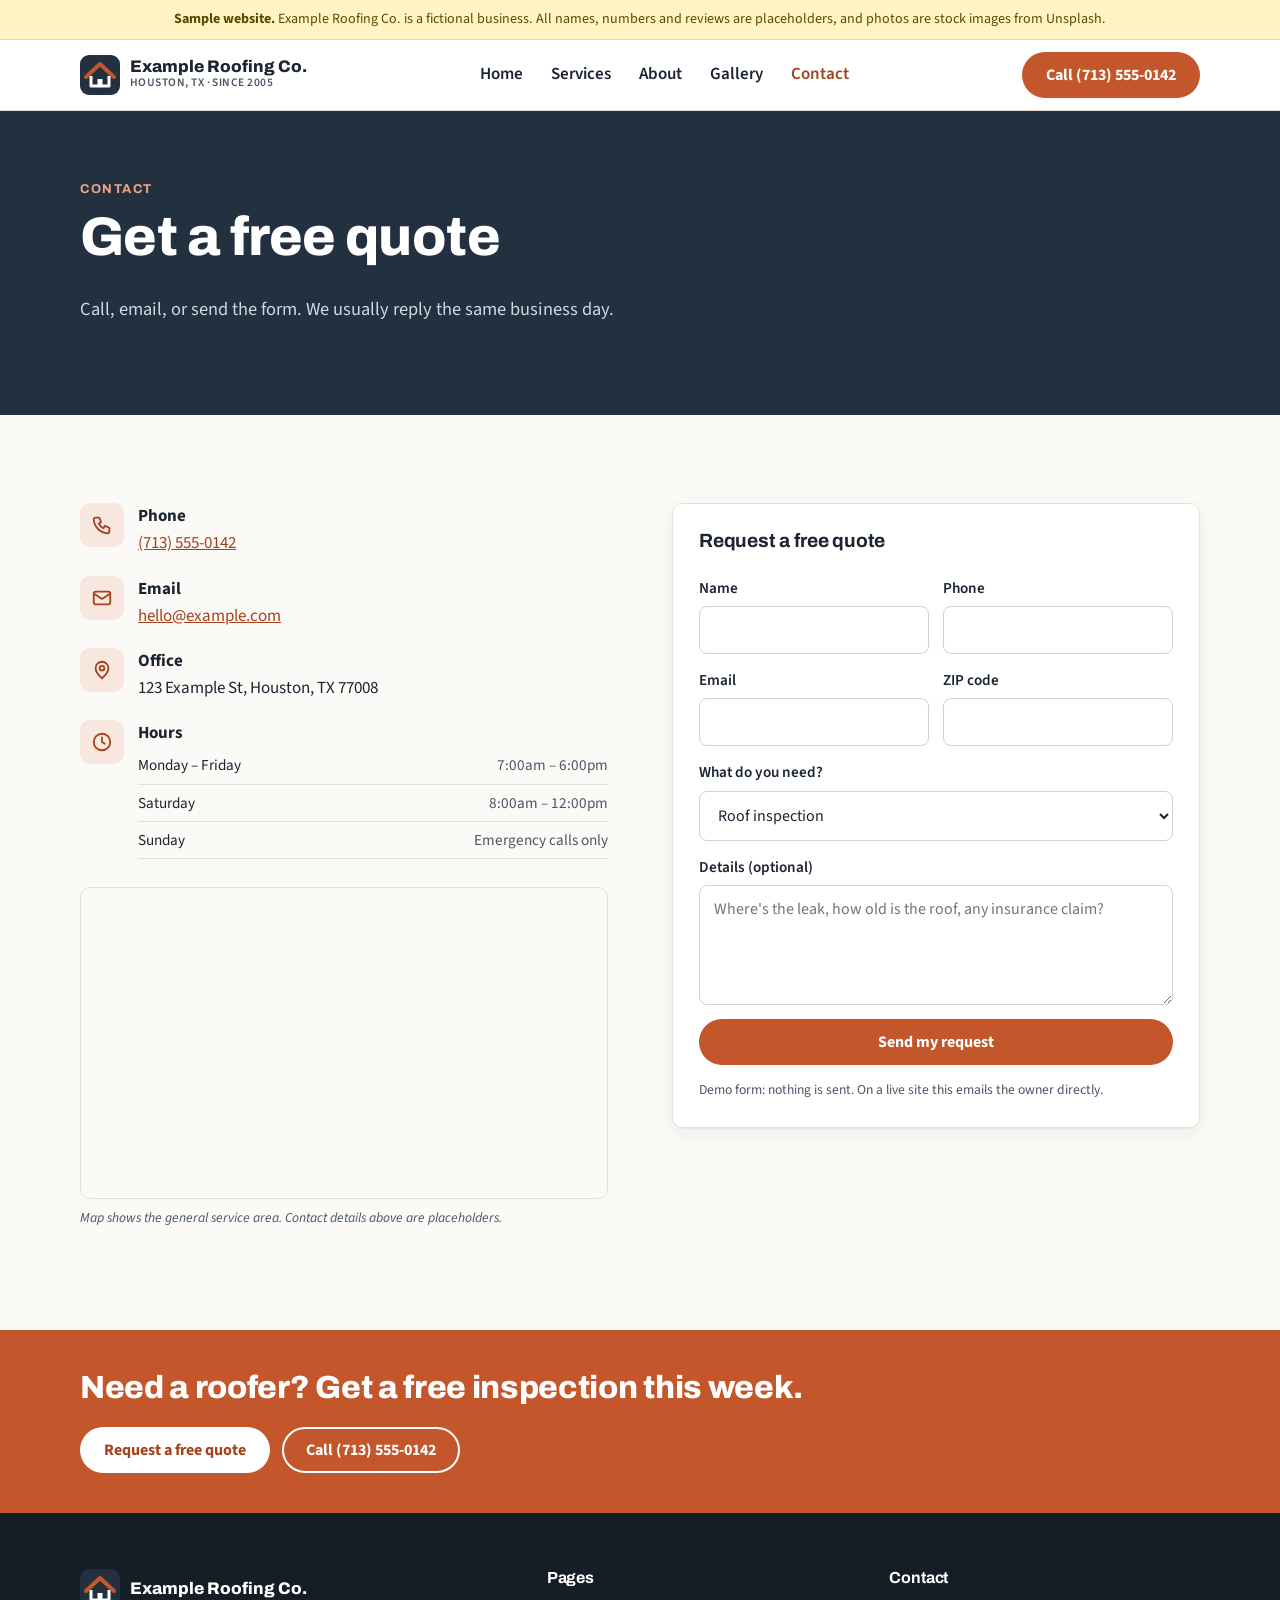
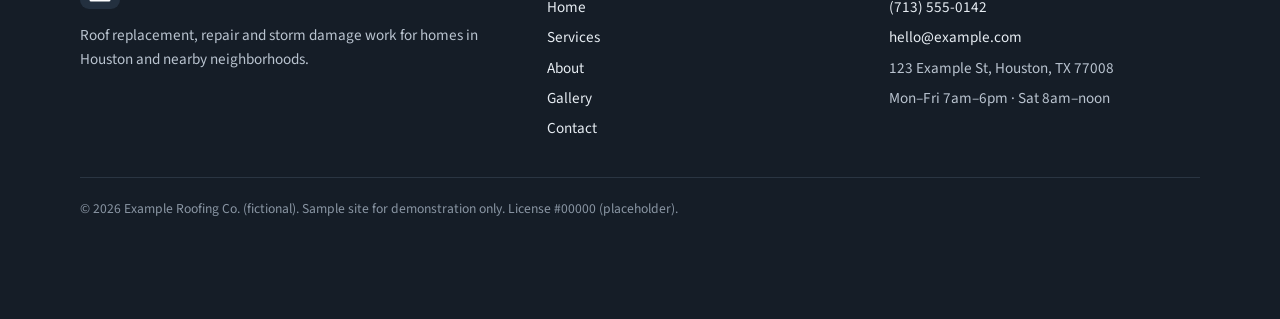
<file: contact.html>
<!doctype html>
<html lang="en">
<head>
<meta charset="utf-8">
<meta name="viewport" content="width=device-width, initial-scale=1">
<title>Contact & Free Quote | Example Roofing Co. (Sample Site)</title>
<meta name="description" content="Request a free roofing quote. Sample site with placeholder contact details.">
<meta name="robots" content="noindex">
<meta name="theme-color" content="#23303f">
<link rel="icon" href="assets/favicon.svg" type="image/svg+xml">
<link rel="preconnect" href="https://fonts.googleapis.com">
<link rel="preconnect" href="https://fonts.gstatic.com" crossorigin>
<link rel="stylesheet" href="https://fonts.googleapis.com/css2?family=Archivo:wght@700;800&family=Source+Sans+3:wght@400;600;700&display=swap">
<link rel="stylesheet" href="assets/style.css?v=3">
<script type="application/ld+json">
{"@context":"https://schema.org","@type":"RoofingContractor","name":"Example Roofing Co.","telephone":"(713) 555-0142","email":"hello@example.com","address":{"@type":"PostalAddress","streetAddress":"123 Example St","addressLocality":"Houston","addressRegion":"TX","postalCode":"77008","addressCountry":"US"},"areaServed":"Houston, TX"}
</script>
</head>
<body>
<div class="demo-banner" role="note"><strong>Sample website.</strong> Example Roofing Co. is a fictional business. All names, numbers and reviews are placeholders, and photos are stock images from Unsplash.</div>
<header class="site-header">
  <nav class="container nav" aria-label="Main">
    <a class="brand" href="index.html"><svg viewBox="0 0 40 40" aria-hidden="true"><rect width="40" height="40" rx="9" fill="#23303f"/><path d="M6 22 20 9l14 13" fill="none" stroke="#c4562b" stroke-width="4" stroke-linecap="round" stroke-linejoin="round"/><path d="M11 21v10h18V21" fill="none" stroke="#fff" stroke-width="3" stroke-linejoin="round"/><rect x="17.5" y="24" width="5" height="7" fill="#fff"/></svg><span class="brand-name">Example Roofing Co.<small>Houston, TX · Since 2005</small></span></a>
    <button class="nav-toggle" aria-expanded="false" aria-controls="nav-links">Menu</button>
    <ul class="nav-links" id="nav-links"><li><a href="index.html">Home</a></li><li><a href="services.html">Services</a></li><li><a href="about.html">About</a></li><li><a href="gallery.html">Gallery</a></li><li><a href="contact.html" aria-current="page">Contact</a></li></ul>
    <a class="btn btn-primary desktop" href="tel:+17135550142">Call (713) 555-0142</a>
  </nav>
</header>
<main>

<section class="page-hero">
  <div class="container">
    <div class="eyebrow">Contact</div>
    <h1>Get a free quote</h1>
    <p class="lede">Call, email, or send the form. We usually reply the same business day.</p>
  </div>
</section>
<section class="section">
  <div class="container split" style="align-items:start">
    <div>
      <ul class="contact-list">
        <li><span class="icon"><svg viewBox="0 0 24 24" fill="none" stroke="currentColor" stroke-width="2" stroke-linejoin="round"><path d="M5 4h4l2 5-2.5 1.5a11 11 0 0 0 5 5L15 13l5 2v4a2 2 0 0 1-2 2A16 16 0 0 1 3 6a2 2 0 0 1 2-2"/></svg></span><div><b>Phone</b><a href="tel:+17135550142">(713) 555-0142</a></div></li>
        <li><span class="icon"><svg viewBox="0 0 24 24" fill="none" stroke="currentColor" stroke-width="2" stroke-linejoin="round"><rect x="3" y="5" width="18" height="14" rx="2"/><path d="m3 7 9 6 9-6"/></svg></span><div><b>Email</b><a href="mailto:hello@example.com">hello@example.com</a></div></li>
        <li><span class="icon"><svg viewBox="0 0 24 24" fill="none" stroke="currentColor" stroke-width="2" stroke-linejoin="round"><path d="M12 21s-7-6.2-7-11a7 7 0 0 1 14 0c0 4.8-7 11-7 11z"/><circle cx="12" cy="10" r="2.5"/></svg></span><div><b>Office</b>123 Example St, Houston, TX 77008</div></li>
        <li><span class="icon"><svg viewBox="0 0 24 24" fill="none" stroke="currentColor" stroke-width="2" stroke-linecap="round"><circle cx="12" cy="12" r="9"/><path d="M12 7v5l3 2"/></svg></span><div style="width:100%"><b>Hours</b>
          <table class="hours"><tbody>
            <tr><td>Monday – Friday</td><td>7:00am – 6:00pm</td></tr>
            <tr><td>Saturday</td><td>8:00am – 12:00pm</td></tr>
            <tr><td>Sunday</td><td>Emergency calls only</td></tr>
          </tbody></table></div></li>
      </ul>
      <div class="map" style="margin-top:28px">
        <iframe title="Map of the Houston Heights area" src="https://www.openstreetmap.org/export/embed.html?bbox=-95.4200%2C29.7800%2C-95.3800%2C29.8100&amp;layer=mapnik" style="border:0;width:100%;height:300px" loading="lazy"></iframe>
      </div>
      <p class="placeholder-note" style="margin-top:8px">Map shows the general service area. Contact details above are placeholders.</p>
    </div>
    <form class="form card" id="quote" data-demo>
  <h3>Request a free quote</h3>
  <div class="row">
    <label>Name<input name="name" autocomplete="name" required></label>
    <label>Phone<input name="phone" type="tel" autocomplete="tel" required></label>
  </div>
  <div class="row">
    <label>Email<input name="email" type="email" autocomplete="email"></label>
    <label>ZIP code<input name="zip" inputmode="numeric" autocomplete="postal-code" pattern="[0-9]{5}"></label>
  </div>
  <label>What do you need?
    <select name="service">
      <option>Roof inspection</option><option>Roof repair / leak</option><option>Full roof replacement</option>
      <option>Storm or hail damage</option><option>Gutters</option><option>Something else</option>
    </select>
  </label>
  <label>Details (optional)<textarea name="message" placeholder="Where's the leak, how old is the roof, any insurance claim?"></textarea></label>
  <button class="btn btn-primary" type="submit">Send my request</button>
  <p class="form-note">Demo form: nothing is sent. On a live site this emails the owner directly.</p>
  <div class="form-success" tabindex="-1" role="status">Thanks! In a live site, this request would now be in the owner's inbox.</div>
</form>
  </div>
</section>

</main>
<section class="cta-band">
  <div class="container">
    <h2>Need a roofer? Get a free inspection this week.</h2>
    <div class="btn-row"><a class="btn btn-primary" href="contact.html#quote">Request a free quote</a><a class="btn btn-outline" href="tel:+17135550142">Call (713) 555-0142</a></div>
  </div>
</section>
<footer class="site-footer">
  <div class="container">
    <div class="footer-grid">
      <div>
        <a class="brand" href="index.html" style="color:#fff"><svg viewBox="0 0 40 40" aria-hidden="true"><rect width="40" height="40" rx="9" fill="#23303f"/><path d="M6 22 20 9l14 13" fill="none" stroke="#c4562b" stroke-width="4" stroke-linecap="round" stroke-linejoin="round"/><path d="M11 21v10h18V21" fill="none" stroke="#fff" stroke-width="3" stroke-linejoin="round"/><rect x="17.5" y="24" width="5" height="7" fill="#fff"/></svg><span class="brand-name" style="color:#fff">Example Roofing Co.</span></a>
        <p style="margin-top:14px">Roof replacement, repair and storm damage work for homes in Houston and nearby neighborhoods.</p>
      </div>
      <div>
        <h3>Pages</h3>
        <ul><li><a href="index.html">Home</a></li><li><a href="services.html">Services</a></li><li><a href="about.html">About</a></li><li><a href="gallery.html">Gallery</a></li><li><a href="contact.html">Contact</a></li></ul>
      </div>
      <div>
        <h3>Contact</h3>
        <ul>
          <li><a href="tel:+17135550142">(713) 555-0142</a></li>
          <li><a href="mailto:hello@example.com">hello@example.com</a></li>
          <li>123 Example St, Houston, TX 77008</li>
          <li>Mon–Fri 7am–6pm · Sat 8am–noon</li>
        </ul>
      </div>
    </div>
    <div class="footer-bottom">© <span data-year>2026</span> Example Roofing Co. (fictional). Sample site for demonstration only. License #00000 (placeholder).</div>
  </div>
</footer>
<div class="call-bar">
  <a class="btn btn-primary" href="tel:+17135550142">Call now</a>
  <a class="btn btn-outline" href="contact.html#quote">Free quote</a>
</div>
<script src="assets/main.js?v=3"></script>
</body>
</html>
</file>
<file: assets/style.css>
/* Example Roofing Co. — sample site styles */
:root {
  --ink: #1b2430;
  --ink-soft: #4a5565;
  --paper: #fbfaf7;
  --card: #ffffff;
  --line: #e4e1d9;
  --slate: #23303f;
  --slate-2: #2e3e51;
  --copper: #c4562b;
  --copper-dark: #a4421c;
  --copper-soft: #f8e7df;
  --sky: #e9eef3;
  --radius: 10px;
  --shadow: 0 1px 2px rgba(20, 30, 40, .06), 0 6px 20px rgba(20, 30, 40, .06);
  --display: "Archivo", "Segoe UI", system-ui, sans-serif;
  --body: "Source Sans 3", "Segoe UI", system-ui, sans-serif;
}

* { box-sizing: border-box; }
html { scroll-behavior: smooth; }
body {
  margin: 0;
  background: var(--paper);
  color: var(--ink);
  font: 17px/1.6 var(--body);
  -webkit-font-smoothing: antialiased;
}
img, svg { max-width: 100%; height: auto; display: block; }
/* Photos fill a 4:3 frame and crop instead of stretching */
.photo { width: 100%; height: 100%; aspect-ratio: 4 / 3; object-fit: cover; object-position: center; background: #cfd6dd; }
a { color: var(--copper-dark); }
h1, h2, h3 { font-family: var(--display); line-height: 1.15; margin: 0 0 .5em; letter-spacing: -.01em; }
h1 { font-size: clamp(2rem, 5.5vw, 3.4rem); font-weight: 800; }
h2 { font-size: clamp(1.6rem, 3.6vw, 2.3rem); font-weight: 800; }
h3 { font-size: 1.2rem; font-weight: 700; }
p { margin: 0 0 1em; }

.container { width: min(1120px, 100% - 32px); margin-inline: auto; }
.section { padding: clamp(48px, 8vw, 88px) 0; }
.section-alt { background: var(--sky); }
.eyebrow { font: 700 .8rem/1 var(--display); letter-spacing: .12em; text-transform: uppercase; color: var(--copper); margin-bottom: .8em; }
.lede { font-size: 1.15rem; color: var(--ink-soft); max-width: 60ch; }
.center { text-align: center; }
.center .lede { margin-inline: auto; }

/* Demo banner */
.demo-banner {
  background: #fff4c2;
  color: #5c4a00;
  font-size: .88rem;
  text-align: center;
  padding: 8px 16px;
  border-bottom: 1px solid #ecd97a;
}

/* Header */
.site-header {
  position: sticky; top: 0; z-index: 20;
  background: rgba(255, 255, 255, .96);
  backdrop-filter: blur(6px);
  border-bottom: 1px solid var(--line);
}
.nav { display: flex; align-items: center; justify-content: space-between; gap: 16px; min-height: 70px; }
.brand { display: flex; align-items: center; gap: 10px; text-decoration: none; color: var(--ink); }
.brand svg { width: 40px; height: 40px; flex: none; }
.brand-name { font: 800 1.05rem/1.05 var(--display); }
.brand-name small { display: block; font: 600 .72rem/1.3 var(--body); color: var(--ink-soft); letter-spacing: .04em; text-transform: uppercase; }
.nav-links { display: flex; align-items: center; gap: 4px; list-style: none; margin: 0; padding: 0; }
.nav-links a { display: block; padding: 10px 12px; border-radius: 8px; text-decoration: none; color: var(--ink); font-weight: 600; }
.nav-links a:hover { background: var(--sky); }
.nav-links a[aria-current="page"] { color: var(--copper-dark); }
.nav-toggle { display: none; background: none; border: 1px solid var(--line); border-radius: 8px; padding: 8px 10px; font: 600 .95rem var(--body); color: var(--ink); cursor: pointer; }

/* Buttons */
.btn {
  display: inline-flex; align-items: center; justify-content: center; gap: 8px;
  padding: 13px 22px; border-radius: 999px; border: 2px solid transparent;
  font: 700 1rem/1 var(--body); text-decoration: none; cursor: pointer;
  transition: background .15s, color .15s, border-color .15s;
}
.btn-primary { background: var(--copper); color: #fff; }
.btn-primary:hover { background: var(--copper-dark); }
.btn-outline { border-color: currentColor; color: inherit; background: transparent; }
.btn-outline:hover { background: rgba(255, 255, 255, .1); }
.btn-row { display: flex; flex-wrap: wrap; gap: 12px; }
:focus-visible { outline: 3px solid var(--copper); outline-offset: 2px; }

/* Hero */
.hero { background: var(--slate); color: #fff; position: relative; overflow: hidden; }
.hero::after {
  content: ""; position: absolute; inset: auto 0 0 0; height: 70px;
  background: var(--paper);
  clip-path: polygon(0 100%, 50% 0, 100% 100%);
}
.hero-grid { display: grid; grid-template-columns: 1.1fr .9fr; gap: 40px; align-items: center; padding: clamp(48px, 8vw, 96px) 0 clamp(90px, 12vw, 140px); position: relative; z-index: 1; }
.hero .eyebrow { color: #f2a582; }
.hero p.lede { color: #cfd8e3; }
.hero-art { aspect-ratio: 4 / 3; border-radius: var(--radius); overflow: hidden; box-shadow: 0 20px 50px rgba(0, 0, 0, .3); }
.trust { display: flex; flex-wrap: wrap; gap: 10px 22px; margin-top: 28px; padding: 0; list-style: none; color: #dbe3ec; font-weight: 600; font-size: .95rem; }
.trust li::before { content: "✓"; color: #f2a582; margin-right: 6px; }

.page-hero { background: var(--slate); color: #fff; padding: clamp(40px, 7vw, 72px) 0; }
.page-hero .lede { color: #cfd8e3; }
.page-hero .eyebrow { color: #f2a582; }

/* Cards & grids */
.grid { display: grid; gap: 20px; }
.grid-3 { grid-template-columns: repeat(3, 1fr); }
.grid-2 { grid-template-columns: repeat(2, 1fr); }
.card { background: var(--card); border: 1px solid var(--line); border-radius: var(--radius); padding: 26px; box-shadow: var(--shadow); }
.card .icon { width: 46px; height: 46px; border-radius: 10px; background: var(--copper-soft); color: var(--copper-dark); display: grid; place-items: center; margin-bottom: 14px; }
.card .icon svg { width: 24px; height: 24px; }
.card p { color: var(--ink-soft); margin-bottom: 0; }
.card ul { color: var(--ink-soft); padding-left: 20px; margin: .6em 0 0; }

.split { display: grid; grid-template-columns: 1fr 1fr; gap: clamp(28px, 5vw, 64px); align-items: center; }

/* Stats */
.stats { display: grid; grid-template-columns: repeat(4, 1fr); gap: 16px; }
.stat { text-align: center; padding: 22px 12px; background: var(--card); border-radius: var(--radius); border: 1px solid var(--line); }
.stat b { display: block; font: 800 2rem/1 var(--display); color: var(--copper-dark); }
.stat span { font-size: .92rem; color: var(--ink-soft); }

/* Steps */
.steps { counter-reset: step; list-style: none; padding: 0; margin: 0; display: grid; grid-template-columns: repeat(3, 1fr); gap: 20px; }
.steps li { counter-increment: step; background: var(--card); border: 1px solid var(--line); border-radius: var(--radius); padding: 24px; }
.steps li::before { content: counter(step); display: grid; place-items: center; width: 36px; height: 36px; border-radius: 50%; background: var(--slate); color: #fff; font: 800 1rem var(--display); margin-bottom: 12px; }
.steps p { color: var(--ink-soft); margin: 0; }

/* Reviews */
.review { display: flex; flex-direction: column; gap: 12px; }
.stars { color: #e3a008; letter-spacing: 2px; }
.review blockquote { margin: 0; font-size: 1.05rem; }
.review cite { font-style: normal; font-weight: 700; color: var(--ink-soft); font-size: .92rem; }
.placeholder-note { font-size: .85rem; color: var(--ink-soft); font-style: italic; }

/* CTA band */
.cta-band { background: var(--copper); color: #fff; }
.cta-band .container { display: flex; flex-wrap: wrap; align-items: center; justify-content: space-between; gap: 20px; padding-block: 40px; }
.cta-band h2 { margin: 0; font-size: clamp(1.4rem, 3vw, 2rem); }
.cta-band .btn-primary { background: #fff; color: var(--copper-dark); }
.cta-band .btn-primary:hover { background: var(--copper-soft); }

/* Service detail rows */
.service { display: grid; grid-template-columns: 220px 1fr; gap: 28px; padding: 32px 0; border-bottom: 1px solid var(--line); }
.service:last-child { border-bottom: 0; }
.service-art { aspect-ratio: 4 / 3; border-radius: var(--radius); overflow: hidden; }
.service h2 { font-size: 1.6rem; }
.service ul { padding-left: 20px; color: var(--ink-soft); }

/* Gallery */
.filters { display: flex; flex-wrap: wrap; gap: 8px; margin-bottom: 24px; }
.filters button { border: 1px solid var(--line); background: var(--card); padding: 9px 16px; border-radius: 999px; font: 600 .95rem var(--body); cursor: pointer; color: var(--ink); }
.filters button[aria-pressed="true"] { background: var(--slate); color: #fff; border-color: var(--slate); }
.gallery { display: grid; grid-template-columns: repeat(3, 1fr); gap: 20px; }
.project { background: var(--card); border: 1px solid var(--line); border-radius: var(--radius); overflow: hidden; box-shadow: var(--shadow); }
.project-photo { aspect-ratio: 4 / 3; }
.project-body { padding: 16px 18px; }
.project-body h3 { margin-bottom: .2em; font-size: 1.05rem; }
.project-body p { margin: 0; color: var(--ink-soft); font-size: .95rem; }
.tag { display: inline-block; font: 700 .7rem/1 var(--body); letter-spacing: .06em; text-transform: uppercase; color: var(--copper-dark); background: var(--copper-soft); padding: 5px 7px; border-radius: 4px; margin-bottom: 8px; }

/* Forms */
.form { display: grid; gap: 14px; }
.form .row { display: grid; grid-template-columns: 1fr 1fr; gap: 14px; }
.form label { display: grid; gap: 6px; font-weight: 600; font-size: .95rem; }
.form input, .form select, .form textarea {
  font: 1rem var(--body); padding: 12px 14px; border-radius: 8px;
  border: 1px solid #cdd3da; background: #fff; color: var(--ink); width: 100%;
}
.form textarea { min-height: 120px; resize: vertical; }
.form-note { font-size: .85rem; color: var(--ink-soft); margin: 0; }
.form-success { display: none; background: #e6f4ea; color: #1e5631; border: 1px solid #b7dfc3; padding: 14px 16px; border-radius: 8px; font-weight: 600; }
.form-success.show { display: block; }

.contact-list { list-style: none; padding: 0; margin: 0; display: grid; gap: 18px; }
.contact-list li { display: grid; grid-template-columns: 44px 1fr; gap: 14px; align-items: start; }
.contact-list .icon { width: 44px; height: 44px; border-radius: 10px; background: var(--copper-soft); color: var(--copper-dark); display: grid; place-items: center; }
.contact-list .icon svg { width: 22px; height: 22px; }
.contact-list b { display: block; }
.hours { width: 100%; border-collapse: collapse; font-size: .95rem; }
.hours td { padding: 6px 0; border-bottom: 1px solid var(--line); }
.hours td:last-child { text-align: right; color: var(--ink-soft); }
.map { border-radius: var(--radius); overflow: hidden; border: 1px solid var(--line); }

/* FAQ */
details { background: var(--card); border: 1px solid var(--line); border-radius: var(--radius); padding: 16px 20px; }
details + details { margin-top: 10px; }
summary { font-weight: 700; cursor: pointer; }
details p { margin: .8em 0 0; color: var(--ink-soft); }

/* Footer */
.site-footer { background: #151d27; color: #b9c3cf; padding: 56px 0 100px; font-size: .95rem; }
.footer-grid { display: grid; grid-template-columns: 1.4fr 1fr 1fr; gap: 32px; }
.site-footer h3 { color: #fff; font-size: 1rem; }
.site-footer a { color: #e6ecf2; text-decoration: none; }
.site-footer a:hover { text-decoration: underline; }
.site-footer ul { list-style: none; padding: 0; margin: 0; display: grid; gap: 6px; }
.footer-bottom { border-top: 1px solid #2a3542; margin-top: 36px; padding-top: 20px; font-size: .85rem; color: #8995a3; }

/* Mobile sticky call bar */
.call-bar {
  display: none; position: fixed; left: 0; right: 0; bottom: 0; z-index: 30;
  grid-template-columns: 1fr 1fr; gap: 8px; padding: 10px 12px calc(10px + env(safe-area-inset-bottom));
  background: #fff; border-top: 1px solid var(--line); box-shadow: 0 -4px 16px rgba(0, 0, 0, .08);
}
.call-bar .btn { padding: 13px 10px; }
.call-bar .btn-outline { color: var(--slate); }

@media (max-width: 900px) {
  .hero-grid, .split { grid-template-columns: 1fr; }
  .grid-3, .gallery, .steps { grid-template-columns: repeat(2, 1fr); }
  .stats { grid-template-columns: repeat(2, 1fr); }
  .footer-grid { grid-template-columns: 1fr 1fr; }
}
@media (max-width: 760px) {
  .nav-toggle { display: block; }
  .nav-links {
    display: none; position: absolute; top: 100%; left: 0; right: 0;
    flex-direction: column; align-items: stretch; gap: 0;
    background: #fff; border-bottom: 1px solid var(--line); padding: 8px 16px 16px;
  }
  .nav-links.open { display: flex; }
  .nav-links a { padding: 14px 8px; border-bottom: 1px solid var(--line); border-radius: 0; }
  .nav .btn-primary.desktop { display: none; }
  .call-bar { display: grid; }
}
@media (max-width: 600px) {
  body { font-size: 16px; }
  .grid-3, .grid-2, .gallery, .steps, .form .row, .footer-grid { grid-template-columns: 1fr; }
  .service { grid-template-columns: 1fr; }
  .cta-band .container { flex-direction: column; align-items: flex-start; }
}
</file>
